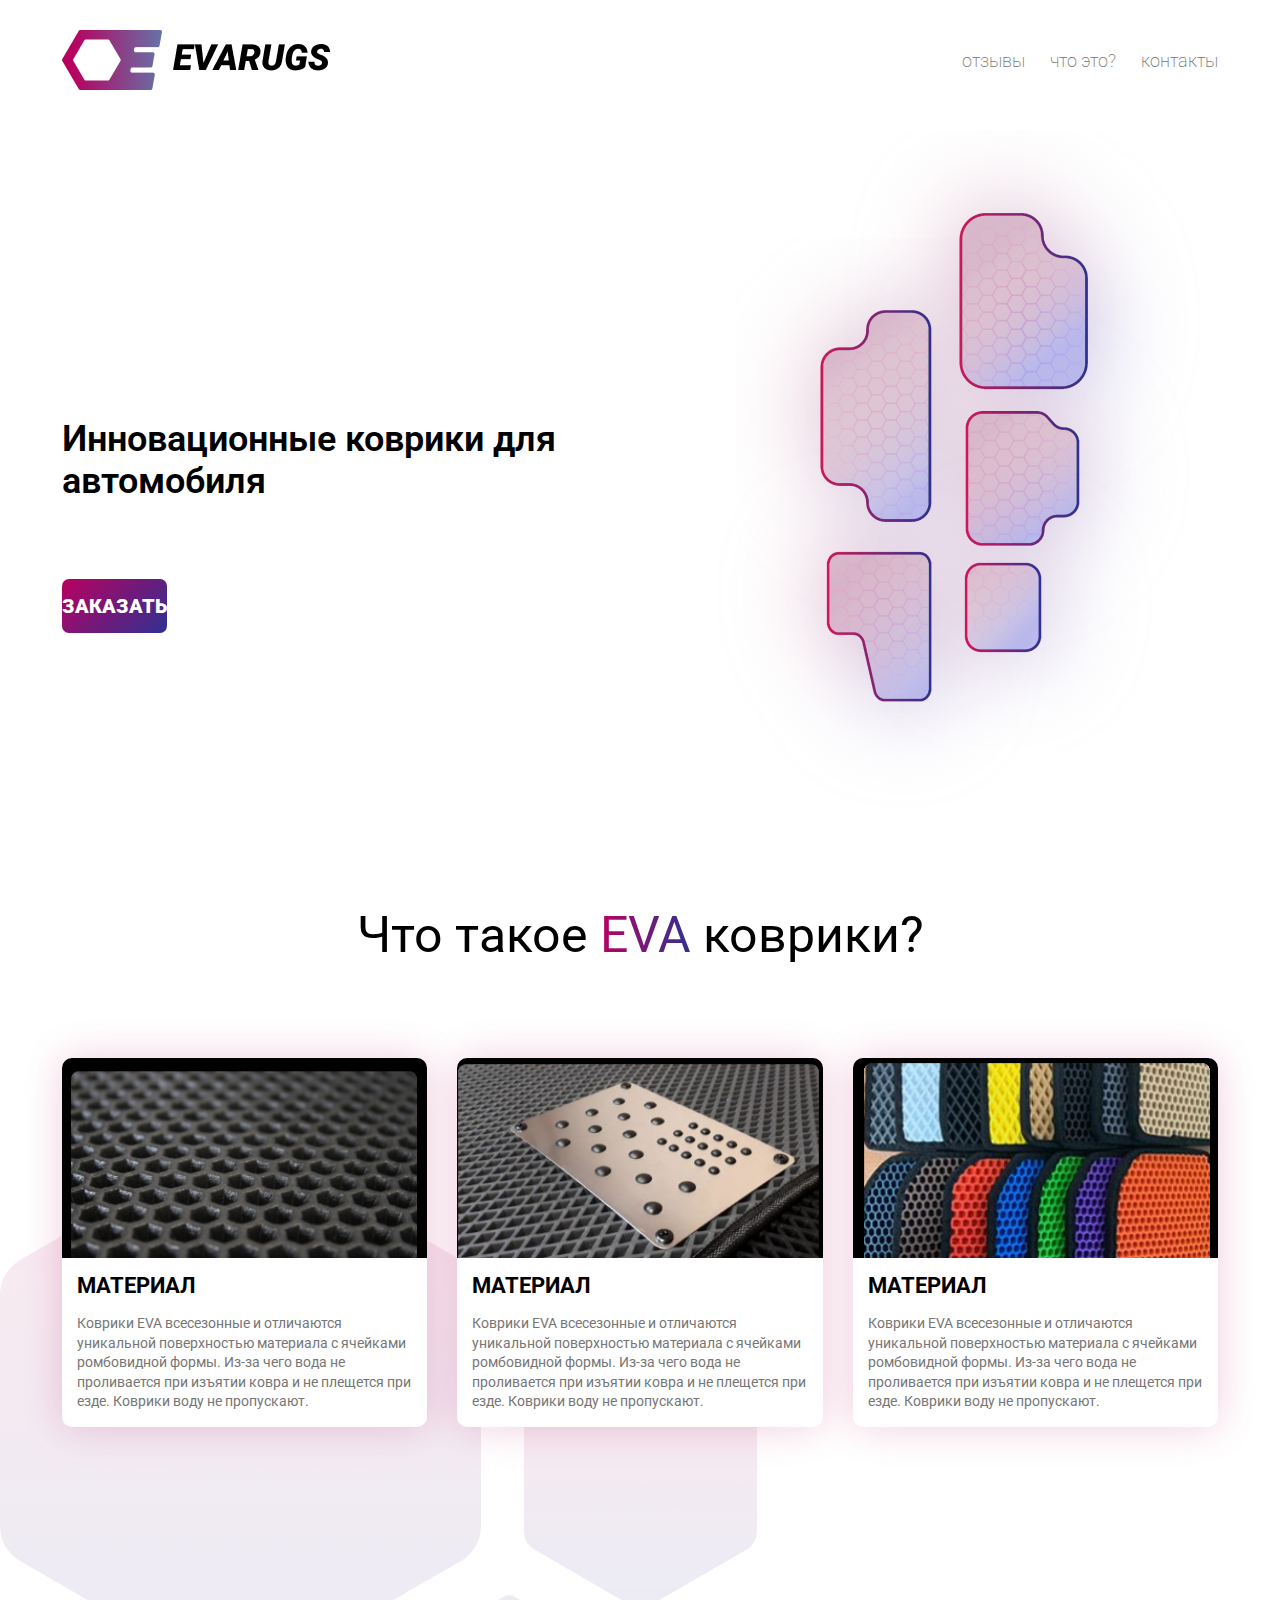
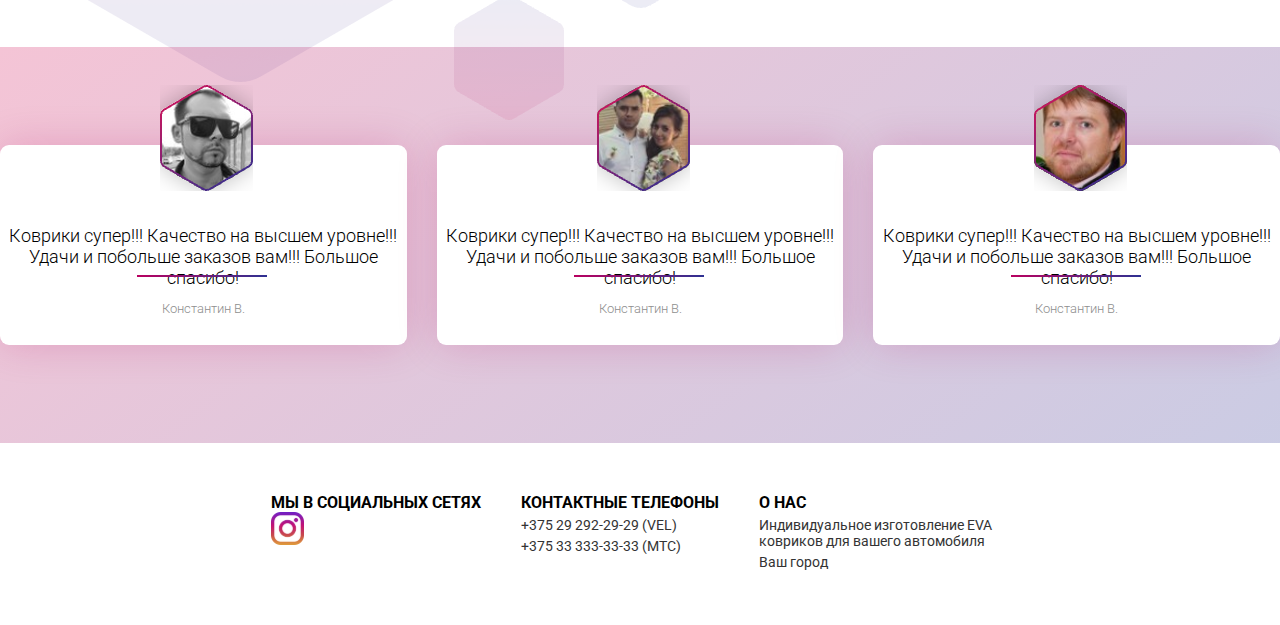
<file: index.html>
<!DOCTYPE html>
<html lang="en">
<head>
    <meta charset="UTF-8">
    <meta name="viewport" content="width=device-width, initial-scale=1.0">
    <title>5-dars</title>
    <link rel="preconnect" href="https://fonts.googleapis.com">
    <link rel="preconnect" href="https://fonts.gstatic.com" crossorigin>
    <link href="https://fonts.googleapis.com/css2?family=DM+Serif+Display:ital@0;1&family=Inter:ital,opsz,wght@0,14..32,100..900;1,14..32,100..900&family=Nunito+Sans:ital,opsz,wght@0,6..12,200..1000;1,6..12,200..1000&family=Open+Sans:ital,wght@0,300..800;1,300..800&family=Poppins:ital,wght@0,100;0,200;0,300;0,400;0,500;0,600;0,700;0,800;0,900;1,100;1,200;1,300;1,400;1,500;1,600;1,700;1,800;1,900&family=Public+Sans:ital,wght@0,100..900;1,100..900&family=Quantico:ital,wght@0,400;0,700;1,400;1,700&family=Roboto:ital,wght@0,100..900;1,100..900&family=Rubik:ital,wght@0,300..900;1,300..900&display=swap" rel="stylesheet">
    <link rel="stylesheet" href="main.css">
</head>
<body>
    <header class="header">
        <div class="container">
            <div class="header__nav">
                <a href="index.html">
                    <img src="./images/Group 2.png" alt="">
                </a>
                <ul class="header__list">
                    <li class="header_item">
                        <a class="header__link" href="#">отзывы</a>
                    </li>
                    <li class="header_item">
                        <a class="header__link" href="#">что это?</a>
                    </li>
                    <li class="header_item">
                        <a class="header__link" href="#">контакты</a>
                    </li>
                </ul>
            </div>
        </div>
    </header>
    
    <main>
        <section class="hero">
            <div class="container">
                <div class="hero_wrapper">
                    <div class="hero_textbox">
                        <h1 class="hero__title">Инновационные коврики 
                            для автомобиля
                        </h1>
                        <a role="button" href="./registor.html" class="hero__btn">ЗАКАЗАТЬ</a>
                    </div>
                    <img class="hero__img" src="./images/коврф 1.png" alt="">
                </div>
            </div>
        </section>
        
        <!-- <section class="scn2">
            <div class="container">
                <h1>Что такое <span class="eva">EVA</span> коврики?</h1>
                <div class="hero__wrapper2">
                    <div class="hero__box">
                        <img src="./images/image00004 1.jpg" alt="">
                        <div class="eva__info">
                            <h3 class="hero__title">МАТЕРИАЛ</h3>
                            <p class="hero__text">Коврики EVA всесезонные и отличаются уникальной поверхностью материала с ячейками ромбовидной формы. Из-за чего вода не проливается при изъятии ковра и не плещется при езде. Коврики воду не пропускают.</p>
                        </div>
                    </div>
                    <div class="hero__box">
                        <img src="./images/2.png" alt="">
                        <div class="eva__info">
                            <h3 class="hero__title">МАТЕРИАЛ</h3>
                            <p class="hero__text">Коврики EVA всесезонные и отличаются уникальной поверхностью материала с ячейками ромбовидной формы. Из-за чего вода не проливается при изъятии ковра и не плещется при езде. Коврики воду не пропускают.</p>
                        </div>
                    </div>
                    <div class="hero__box">
                        <img src="./images/3.png" alt="">
                        <div class="eva__info">
                            <h3 class="hero__title">МАТЕРИАЛ</h3>
                            <p class="hero__text">Коврики EVA всесезонные и отличаются уникальной поверхностью материала с ячейками ромбовидной формы. Из-за чего вода не проливается при изъятии ковра и не плещется при езде. Коврики воду не пропускают.</p>
                        </div>
                    </div>
                </div>
            </div>
        </section> -->
        
        <section class="scn2">
            <div class="container">
                <h1>Что такое <span class="eva">EVA</span> коврики?</h1>
                
                <div class="cards">
                    <div class="card">
                        <img src="./images/image00004 1.jpg" alt="">
                        <div class="card__info">
                            <h3 class="card__title">МАТЕРИАЛ</h3>
                            <p class="card__text">
                                Коврики EVA всесезонные и отличаются уникальной поверхностью материала с ячейками ромбовидной формы. Из-за чего вода не проливается при изъятии ковра и не плещется при езде. Коврики воду не пропускают.
                            </p>
                        </div>
                    </div>
                    
                    
                    <div class="card">
                        <img src="./images/2.png" alt="">
                        <div class="card__info">
                            <h3 class="card__title">МАТЕРИАЛ</h3>
                            <p class="card__text">
                                Коврики EVA всесезонные и отличаются уникальной поверхностью материала с ячейками ромбовидной формы. Из-за чего вода не проливается при изъятии ковра и не плещется при езде. Коврики воду не пропускают.
                            </p>
                        </div>
                    </div>
                    
                    <div class="card">
                        <img src="./images/3.png" alt="">
                        <div class="card__info">
                            <h3 class="card__title">МАТЕРИАЛ</h3>
                            <p class="card__text">
                                Коврики EVA всесезонные и отличаются уникальной поверхностью материала с ячейками ромбовидной формы. Из-за чего вода не проливается при изъятии ковра и не плещется при езде. Коврики воду не пропускают.
                            </p>
                        </div>
                    </div>
                    
                </div>
            </div>
            <section>
                
                <section class="cards2">
                    <div class="bot">
                        <div class="cards2__wrapper">
                            <div class="cards2__box">
                                <img src="./images/Group1.png" alt="">
                                <p class="cards2__text">Коврики супер!!! Качество на высшем уровне!!! Удачи и побольше заказов вам!!! Большое спасибо!</p>
                                <div class="line"></div>
                                <span>Константин В.</span>
                            </div>
                            
                            <div class="cards2__box">
                                <img src="./images/Group2.png" alt="">
                                <p class="cards2__text">Коврики супер!!! Качество на высшем уровне!!! Удачи и побольше заказов вам!!! Большое спасибо!</p>
                                <div class="line"></div>
                                
                                <span>Константин В.</span>
                            </div>
                            
                            <div class="cards2__box">
                                <img src="./images/Group3.png" alt="">
                                <p class="cards2__text">Коврики супер!!! Качество на высшем уровне!!! Удачи и побольше заказов вам!!! Большое спасибо!</p>
                                <div class="line"></div>
                                <span>Константин В.</span>
                            </div>
                        </div>
                    </div>        
                    <section>
                        
                    </main>
                    
                    
                    <footer class="footer">
                        <div class="container ftr__wrapper">
                            <div class="ftr__list">
                                <h4>МЫ В СОЦИАЛЬНЫХ СЕТЯХ</h4>
                                <a href="#"><img src="./images/instagram.png" alt="Instagram"></a>
                            </div>
                            <div class="ftr__list">
                                <h4>КОНТАКТНЫЕ ТЕЛЕФОНЫ</h4>
                                <p class="ftr_text">+375 29 292-29-29 (VEL)</p>
                                <p class="ftr_text">+375 33 333-33-33 (МТС)</p>
                            </div>
                            <div class="ftr__list">
                                <h4>О НАС</h4>
                                <p class="ftr_text">Индивидуальное изготовление EVA ковриков для вашего автомобиля</p>
                                <p class="ftr_text">Ваш город</p>
                            </div>
                        </div>
                    </footer>
                </body>
                </html>
</file>
<file: main.css>
*{
    margin: 0;
    padding: 0;
    box-sizing: border-box;
    list-style: none;
    text-decoration: none;
    font-family: "Roboto";
}
.container{
    max-width: 1196px;
    width: 100%;
    margin: 0 auto;
    padding: 0 20px;
}
.header{
    padding-top: 30px;
}
.header__nav{
    display: flex;
    align-items: center;
    justify-content: center ;
    justify-content: space-between;
}
.header__list{
    display: flex;
    align-items: center;
    justify-content: center;
    gap: 25px;
}
.header__link{
    color: #737373;
    font-family: "Roboto";
    font-size: 18px;
    font-weight: 200;
    line-height: 21px;
    letter-spacing: 0%;
    text-align: center;
}
.header__link:hover{
    color: rgb(185, 1, 96, 1);
}
img{
    display: block;
}
@media(max-width:600px){
    .header__list{
        display: none;
    }
    .header__nav{
        justify-content: center;
    }
    .line{
        position:absolute;
        top:calc(50% - -20px); ;
        right:calc(50% - 74px);
        width: 110px;
        align-items: center;
    }
}
.hero{
    padding-top: 40px;
}
.hero_wrapper{
    display: flex;
    align-items: center;
    justify-content: space-between;
}
.hero_textbox{
    width: 676px;
}
.hero__title{
    color: #000000;
    font-family: Roboto;
    font-size: 50px;
    font-weight: 900;
    line-height: 59px;
    letter-spacing: 0%;
    text-align: left;
}
.hero__btn{
    width: 230px;
    border: none;
    color: #ffffff;
    font-family: "Roboto";
    font-size: 20px;
    font-weight: 900;
    line-height: 23px;
    padding: 15px 0;
    border-radius: 7px;
    transition: 0.5s ease-in-out;
    text-decoration: none;
    background: linear-gradient(135.87deg, rgba(185, 1, 96, 1),rgba(46, 49, 146, 1) 100%);
}
.hero__btn:hover{
    background:rgb(54,15,35) ;
}
h1{
    padding-top: 90px;
    font-family: "Roboto";
    font-size: 50px;
    font-weight: 400;
    line-height: 59px;
    letter-spacing: 0%;
    text-align: center;
    margin-bottom: 93px;
}
.eva{
    font-size: 50px;
    font-weight: 400;
    background: linear-gradient(to right, #b90160, #2e3192);
    -webkit-text-fill-color: transparent;
    -webkit-background-clip: text;
}
.scn2{
    background-image: url("./images/для\ фона.png");
    background-repeat: no-repeat;
    background-position: left;
}

@media(max-width:786px){
    .scn2 img{
        display: none;
    }
}
.hero__wrapper2{
    display: flex;
    align-items: center;
    justify-content:space-between;
    flex-wrap: wrap;
}
@media(max-width:1070px){
    .hero__wrapper2{
        flex-direction: column;
        align-items: center;
    }
    .hero__box{
        margin-top: 20px;
        max-width: 549px;
        width: 100%;
        text-align: center;
        text-align: left;
    }
    .hero__box img {
        max-width: 612px;
        width: 100%;
        height: 100px;
        font-weight: 200;
        display: block;
    }
    .eva__info p{
        font-size: 12px;
    }
    .eva__info h3{
        font-size: 30px;
    }
    
}

.hero__title{
    color: #000000;
    font-family: "Roboto";
    font-size: 36px;
    font-weight: 600;
    line-height: 42px;
}.hero__text{
    color: #767676;
    font-family: "Roboto";
    font-size: 14px;
    font-weight: 200;
    line-height: 16px;
}
.hero__box{
    max-width: 344px;
    height: 385px;
    border-radius: 20px;
    width: 100%;
    border-radius: 10px;
    box-shadow: 0px 0px 40px 0px rgba(184, 0, 95, 0.2);
    background: rgba(255, 255, 255, 1);
}
h3{
    padding-bottom: 8px;
}
/* .hero__box img{
border-radius: 10px 10px 0 0;
width: 344px;
height: 212px;
}
.eva__info{
padding: 10px;
}
img{
display: block;
} */
@media(max-width:680px){
    .hero__img {
        display: none; 
    }
    .cards2__text{
        font-size: 12px;
    }
    .hero_textbox {
        margin: 0 auto;
        text-align: center;
    }
    .hero_textbox h1{
        text-align: center;
        
    }
    
    
}
@media(max-width:950px){
    .hero__img{
        max-width: 368px;
        width: 100%;
    }
    .hero__box{
        width: 594px;
    }
    .hero__box img{
        width: 340px;
        height: 150px;
    }
    .hero__title{
        font-size: 40px;
    }
} 

/* Grid layout */
.cards {
    display: grid;
    align-items: center;
    grid-template-columns: repeat(auto-fit, minmax(300px, 1fr));
    gap: 30px;
    padding-bottom: 220px;
}

/* Card style */
.card {
    border-radius: 10px;
    box-shadow: 0px 0px 40px 0px rgba(184, 0, 95, 0.2);
    background: #fff;
    overflow: hidden; /* radiusdan tashqariga chiqmasin */
    transition: transform 0.3s ease, box-shadow 0.3s ease;
}

.card:hover {
    transform: translateY(-8px);
    box-shadow: 0px 10px 25px rgba(0,0,0,0.2);
}

/* Rasm */
.card img {
    width: 100%;
    height: 200px;
    object-fit: cover; /* qora joy yo‘qoladi */
    display: block;
}

/* Text qismi */
.card__info {
    padding: 15px;
}

.card__title {
    font-size: 22px;
    font-weight: 700;
    margin-bottom: 8px;
}

.card__text {
    font-size: 14px;
    color: #767676;
    line-height: 1.4;
}
.cards2{   
    padding: 98px 0;
    background: linear-gradient(141.88deg, rgba(212, 20, 90, 0.25),rgba(46, 49, 146, 0.25) 100%);
}
.cards2__wrapper{
    gap: 30px;
    display: flex;
    align-items: center;
    justify-content: space-between;
    
}
.cards2__box{
    max-width: 530px;
    height: 200px;
    width: 100%;
    border-radius: 9px;
    text-align: center;
    box-shadow: 0px 0px 40px 0px #b8005f33;
    background-color: #ffffff;
    /* padding: 40px; */
    position: relative;
    padding-top: 80px;
    align-items: center;
    gap: 10px;
}
.cards2__box img{
    position: absolute;
    top:calc(50% - 160px);
    right:calc(50% - 50px);
}
.cards2__text{
    color: #000000;
    font-family: "Roboto";
    font-size: 18px;
    font-weight: 300;
    line-height: 21px;
    letter-spacing: 0%;
    text-align: center;
    margin-bottom: 10px;
}
span{
    color: #8e8e8e;
    font-family: "Roboto";
    font-size: 13px;
    font-weight: 300;
    line-height: 15px;
    letter-spacing: 0%;
    text-align: center;
}
.line{
    position:absolute; 
    margin: 10px;
    top:calc(50% - -20px); ;
    right:calc(50% - 74px);
    width: 130px;
    height: 2px;
    align-items: center;
    background: linear-gradient(to right, #b90160, #2e3192);
    
}
@media(max-width:900px){
    .cards2__wrapper{
        flex-wrap: wrap;
    }
    .cards2__box{
        max-width: 500px;
        margin:50px auto;
    }
}
.registor{
    max-width: 1180px;
    width: 100%;
    margin: 100px auto;
    border-radius: 15px;
    box-shadow: 0px 0px 35px 0px #d4145a40;
    background: #ffffff;
    padding: 50px 0;
}
form{
    max-width: 749px;
    width: 100%;
    margin: 0 auto;
}
.registor__input{
    max-width:360px;
    quotes: 100%;
    padding: 13px 175px 13px 21px;
    border: 1px solid #aba9a9;
    border-radius: 9px;
    background-color: rgba(255, 255, 255,);
    outline: none;
}
::placeholder{
    color: #989898;
    font-family: "Roboto";
    font-size: 14px;
    font-weight: 300;
    line-height: 16px;
    
}
.registor__top{
    display: flex;
    gap: 10px;
    align-items: center;
    justify-content: space-between;
    margin-bottom: 18px;
}
.register__textarea{
    max-width: 749px;
    width: 100%;
    outline: none;
    margin-bottom: 42px;
    box-sizing: border-box;
    border: 1px solid rgba(162, 162, 162, 1);
    border-radius: 9px;
    background: rgba(255, 255, 255, 1);
    padding: 10px 0 10px 10px;
    resize: vertical;
}
.register__btn{
    width: 170px;
    padding: 7px 0;
    color: rgba(255, 255, 255, 1);
    font-family: "Roboto";
    font-size: 20px;
    font-weight: 400;
    line-height: 23px;
    letter-spacing: 0%;
    text-align: center;
    border-radius: 9px;
    border: none;
    display: flex;
    justify-content: center;
    margin: 0 auto;
    transition: 0.5s ease-in-out;
    background: linear-gradient(140.12deg, rgba(212, 20, 90, 1),rgba(61.35938262939453, 90.5781021118164, 245.4375, 1) 100%);
}
@media(max-width:791px){
    .registor__top{
        flex-direction: column;
        align-items: center;
    }
    .registor{
        padding-left: 20px;
        padding-right: 20px;
    }
    .registor__input{
        max-width: inherit;
        margin-bottom: 10px;
    }
}
.register__btn:hover{
    background:rgb(54,15,35) ;
}
.x{
    width: 30px;
    position:absolute;
    top:calc(50% - 200px);
    right:calc(50% - 541px);
}
.footer {
    margin: 50px 0;
}
.ftr__wrapper {
    display: flex;
    flex-wrap: wrap;
    justify-content: center;
    gap: 40px;
}
.ftr__list {
    max-width: 250px;
}
.ftr_text {
    margin: 5px 0;
    font-size: 14px;
    color: #333;
}
</file>
